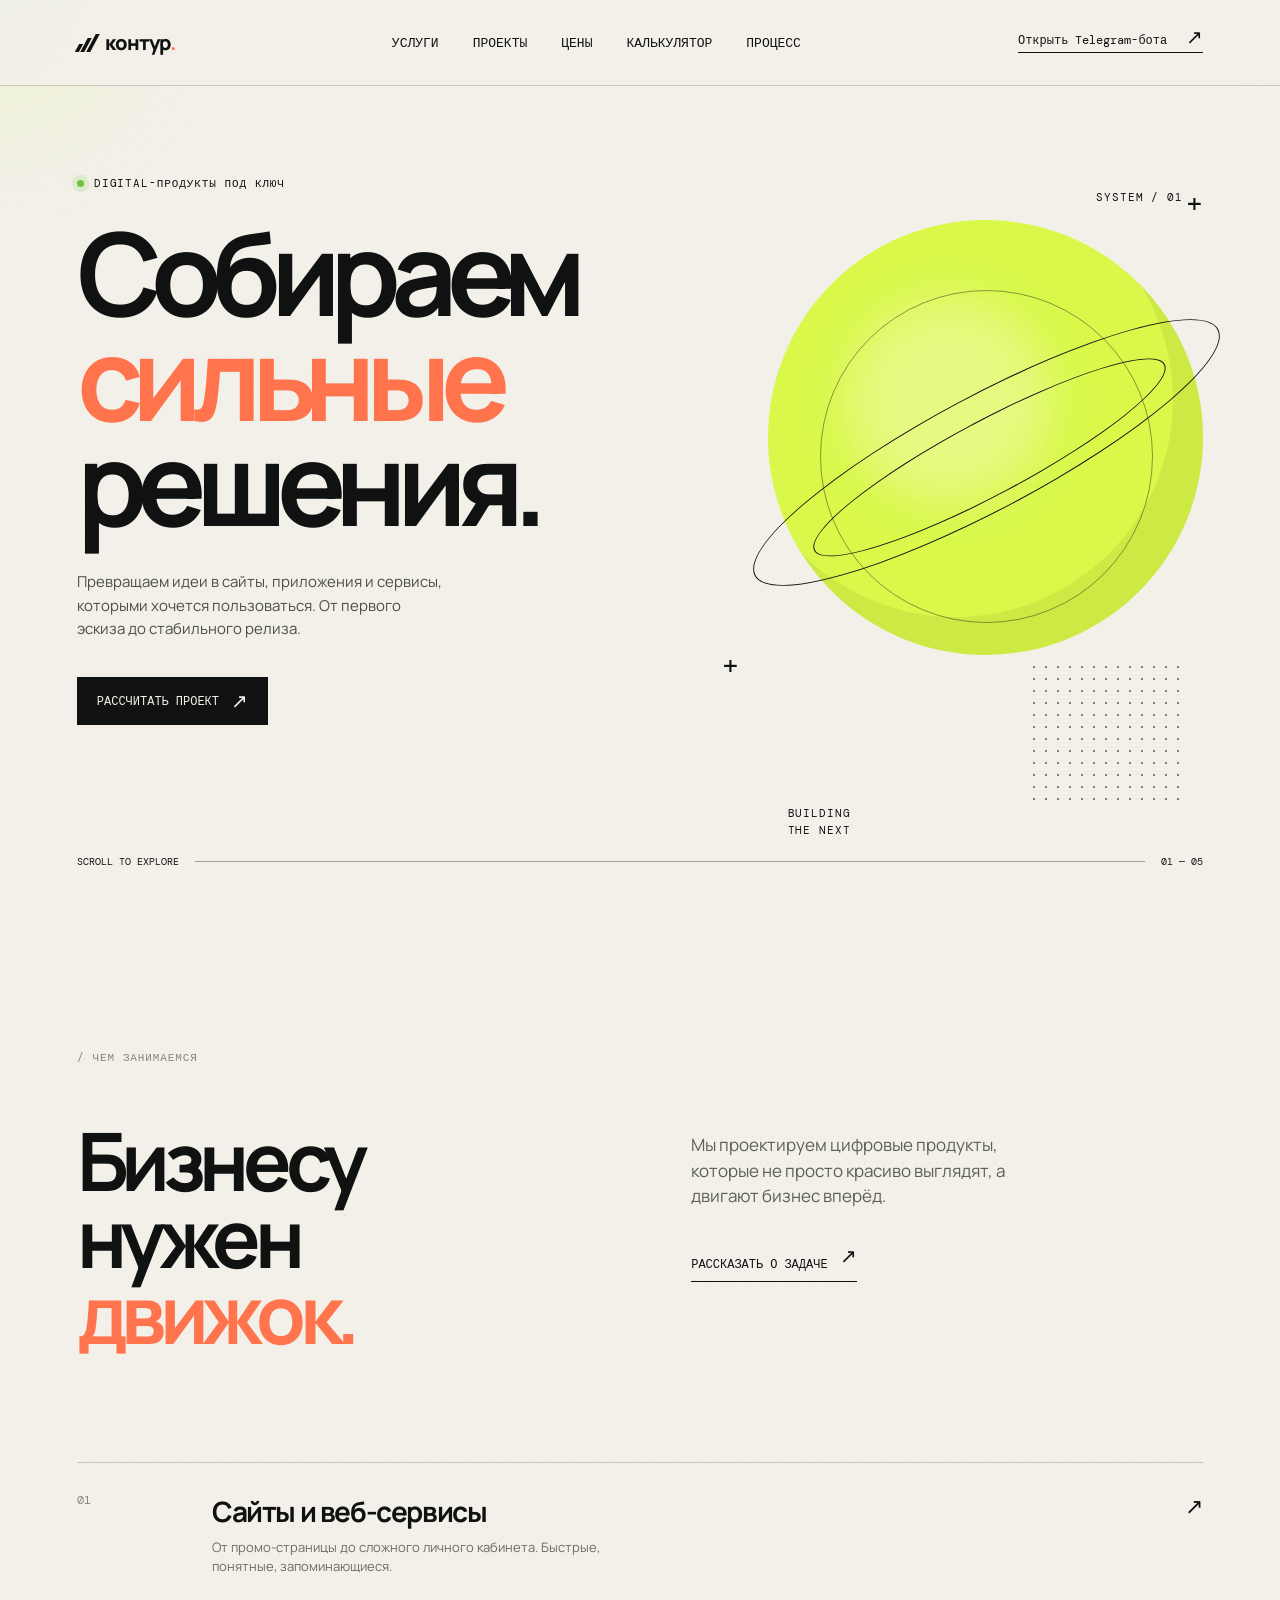
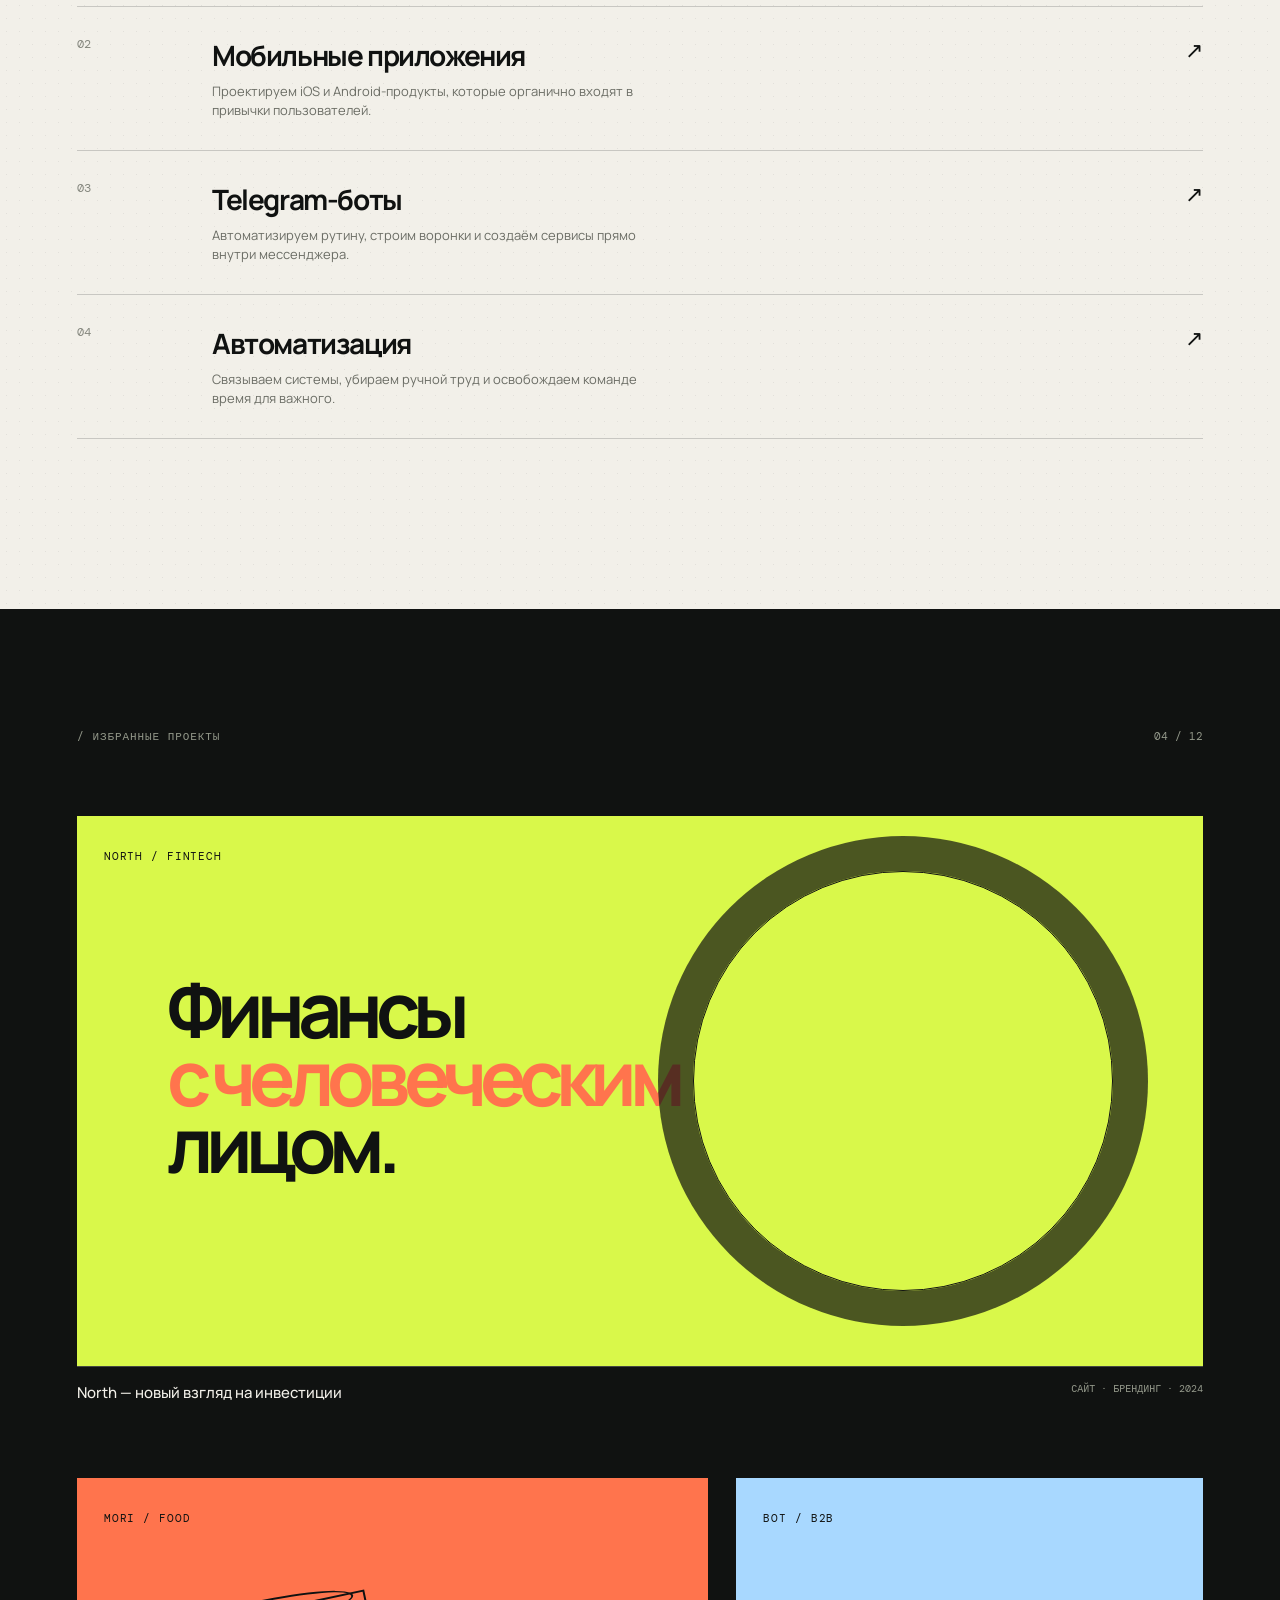
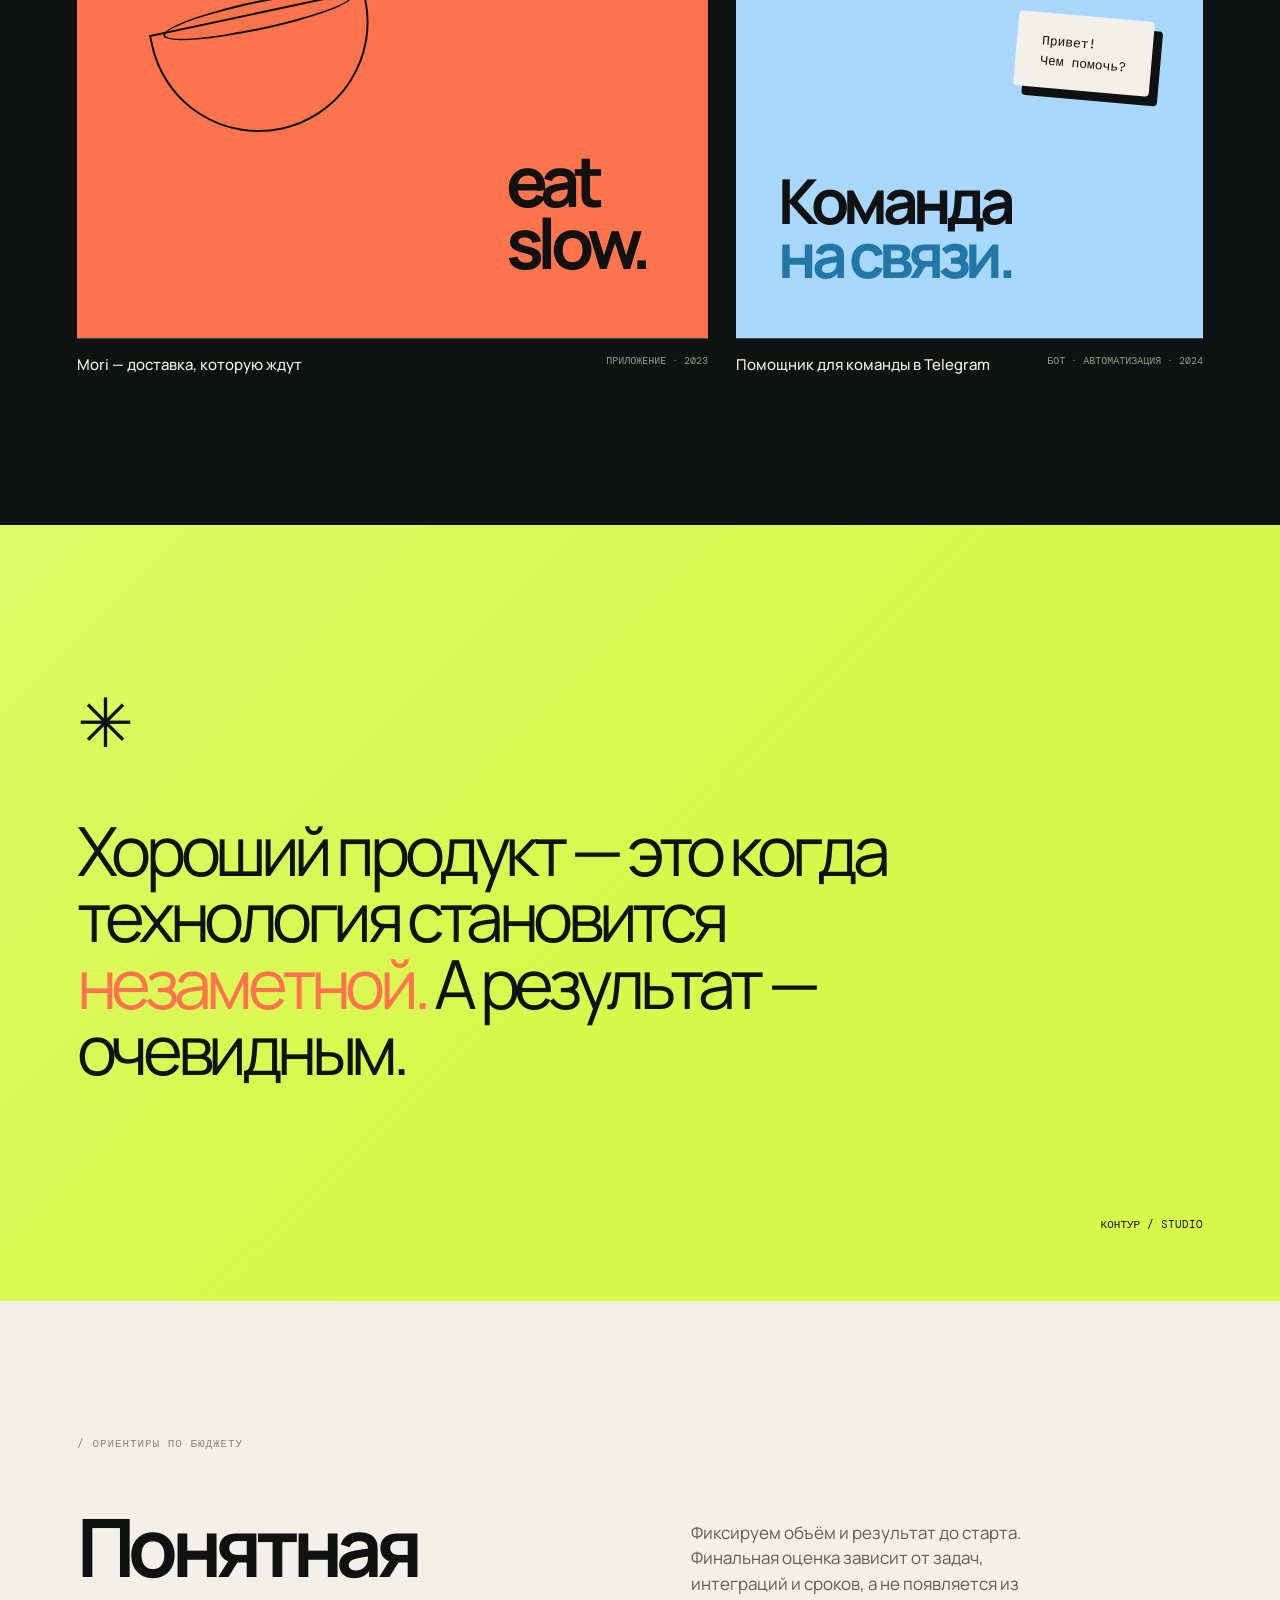
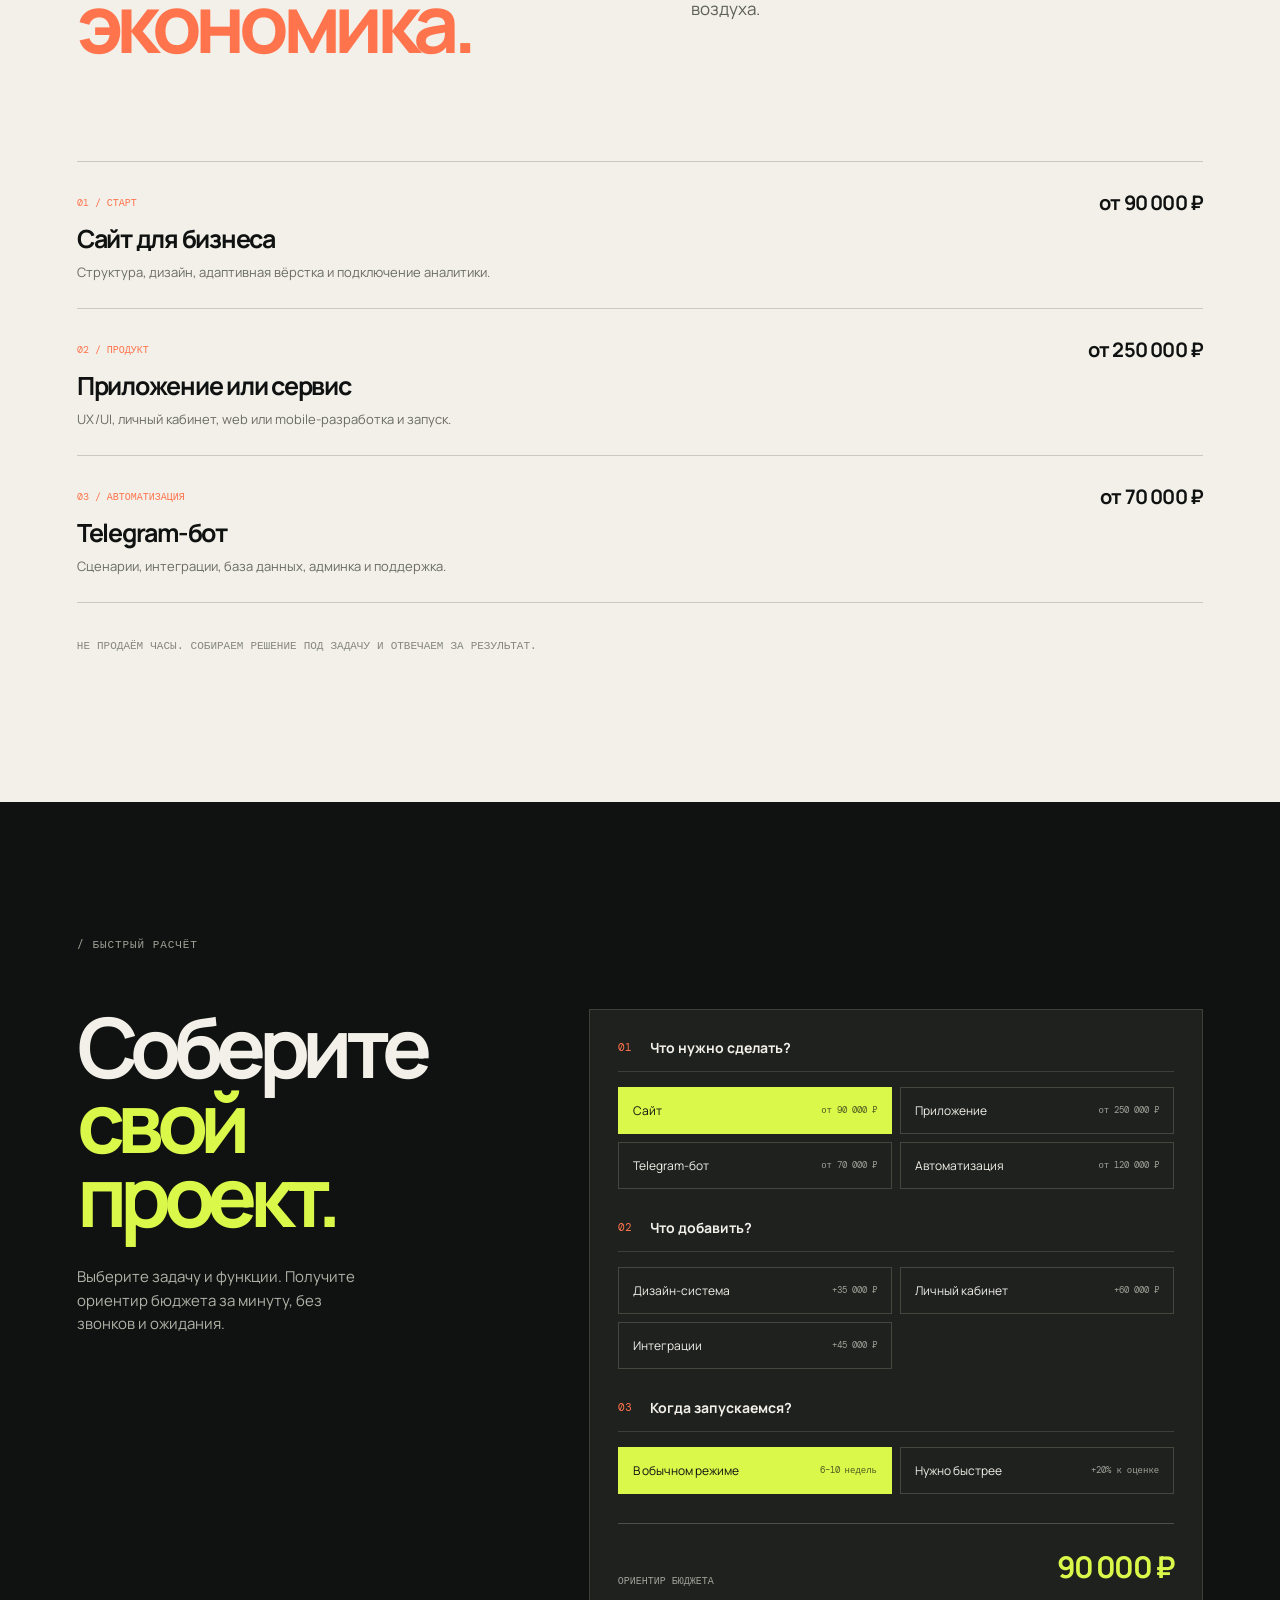
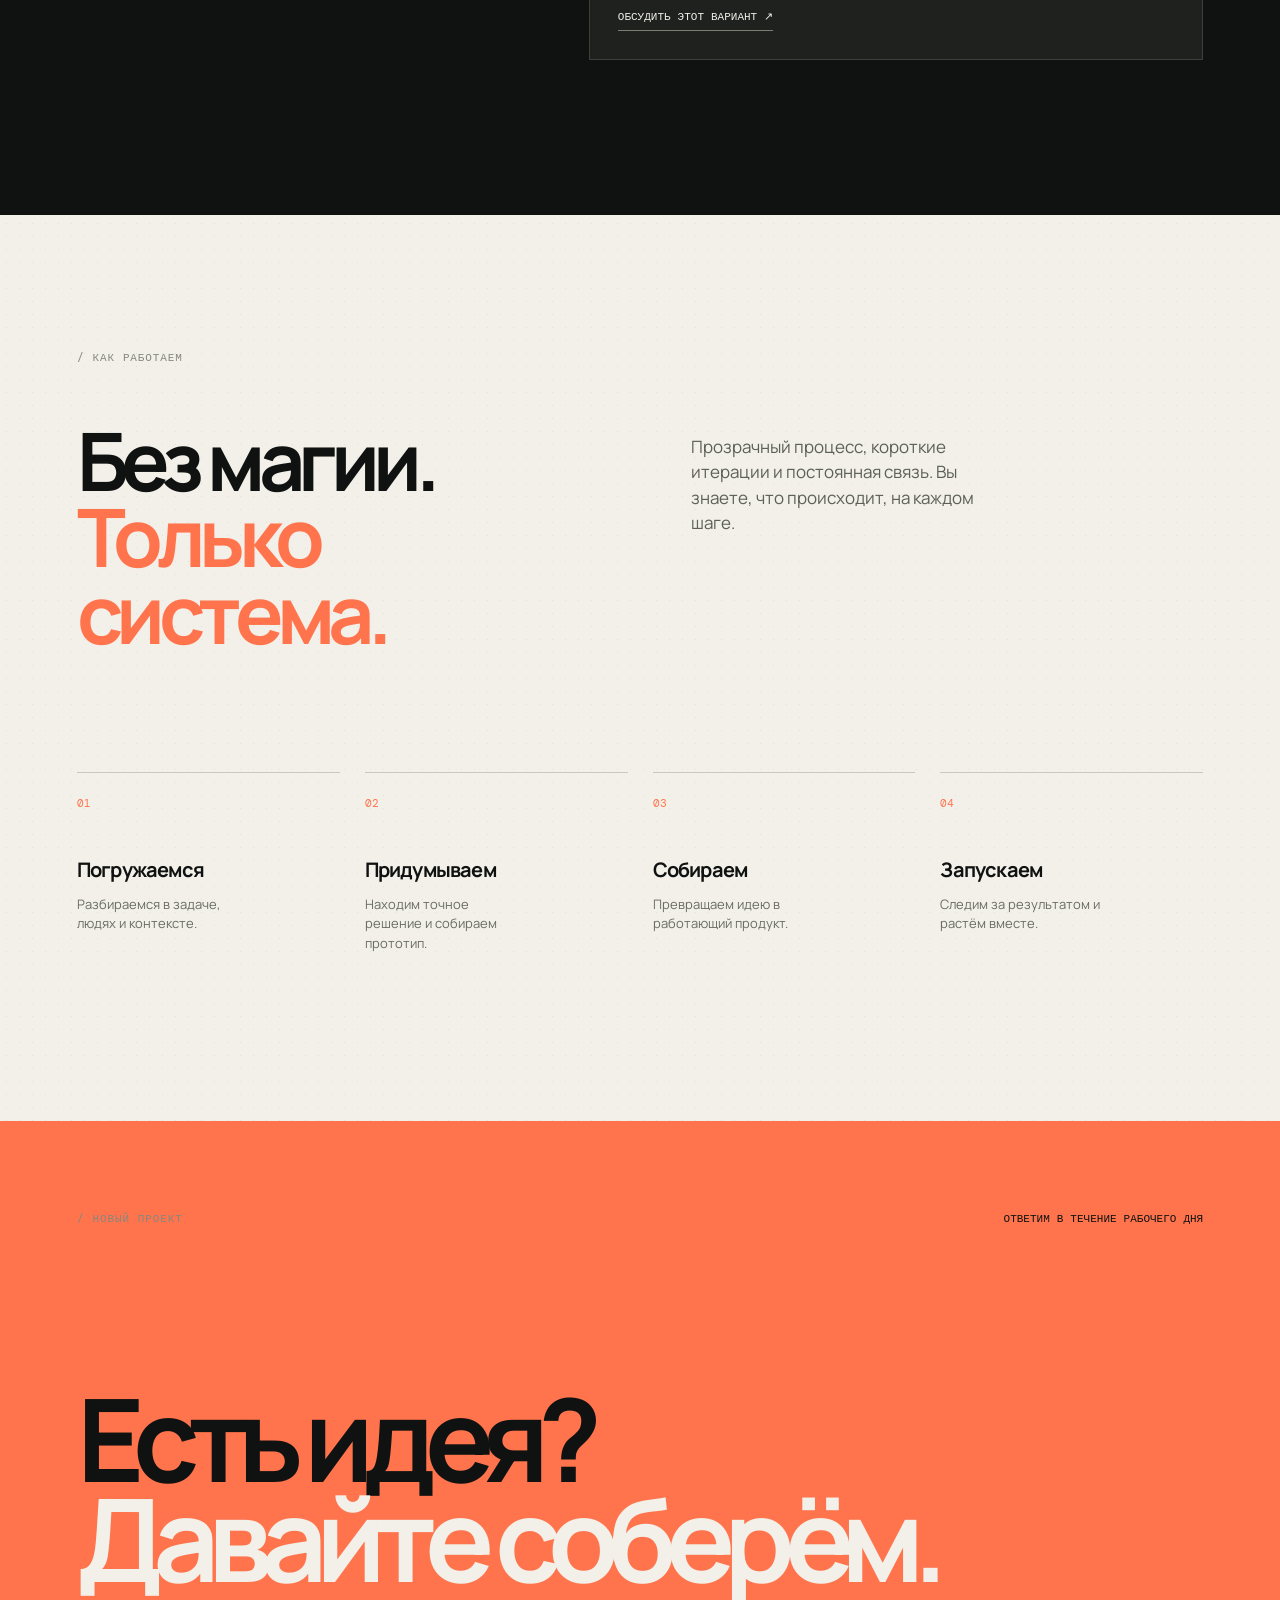
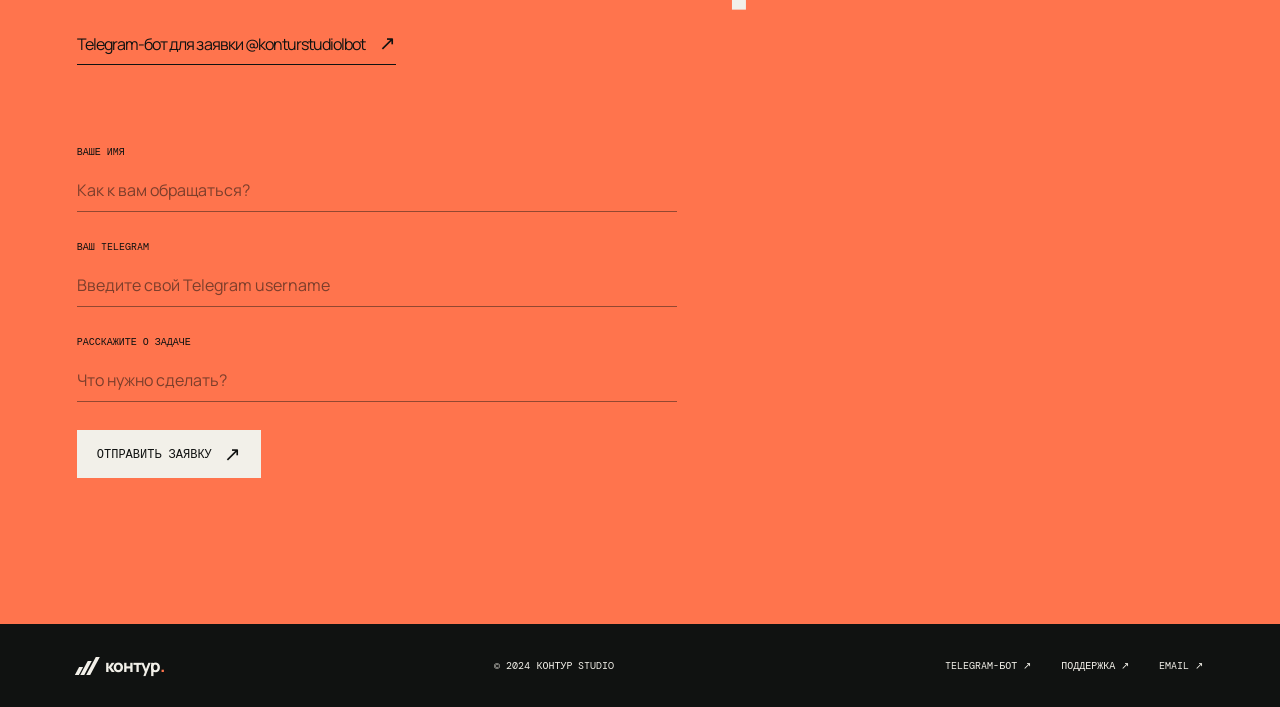
<file: index.html>
<!doctype html>
<html lang="ru">
  <head>
    <meta charset="UTF-8" />
    <meta name="viewport" content="width=device-width, initial-scale=1.0" />
    <meta name="description" content="Контур — студия цифровых продуктов. Сайты, приложения, Telegram-боты и автоматизация для бизнеса." />
    <title>контур — цифровые продукты</title>
    <link rel="preconnect" href="https://fonts.googleapis.com" />
    <link rel="preconnect" href="https://fonts.gstatic.com" crossorigin />
    <link href="https://fonts.googleapis.com/css2?family=DM+Mono:wght@400;500&family=Manrope:wght@400;500;600;700;800&display=swap" rel="stylesheet" />
    <link rel="stylesheet" href="styles.css" />
    <style>
      .pricing{padding-top:135px;padding-bottom:150px;background:var(--paper)}.pricing-head{display:grid;grid-template-columns:1fr 1fr;gap:8vw}.pricing-head h2{font-size:clamp(46px,6.3vw,98px);line-height:.95;letter-spacing:-.08em;margin:0}.pricing-head h2 span{color:var(--orange)}.pricing-head p{max-width:340px;margin:12px 0;color:#5d6058;font-size:17px;line-height:1.5}.price-list{margin-top:100px;border-top:1px solid var(--line)}.price-item{display:grid;grid-template-columns:1fr 25%;gap:25px;padding:27px 0;border-bottom:1px solid var(--line)}.price-item h3{font-size:25px;letter-spacing:-.05em;margin:10px 0 7px}.price-item p{color:#696c63;font-size:13px;margin:0}.price-item strong{font-size:20px;letter-spacing:-.04em;text-align:right}.price-label{font:10px var(--mono);color:var(--orange);text-transform:uppercase}.pricing-note{font:11px var(--mono);text-transform:uppercase;margin:35px 0 0;color:var(--muted)}@media(max-width:760px){.pricing{padding-top:100px;padding-bottom:110px}.pricing-head{display:block}.pricing-head p{margin-top:35px}.price-list{margin-top:70px}.price-item{grid-template-columns:1fr}.price-item strong{text-align:left}}
    </style>
    <style>
      body{background-color:var(--paper);background-image:radial-gradient(rgba(16,18,17,.07) .7px,transparent .7px);background-size:13px 13px}.site-header{backdrop-filter:blur(16px);background:rgba(242,240,233,.82);position:sticky;top:0}.header-cta{transition:color .25s,border-color .25s}.header-cta:hover{color:var(--orange);border-color:var(--orange)}.button-primary,.button-light{transition:transform .25s,box-shadow .25s}.button-primary:hover{box-shadow:7px 7px 0 var(--acid)}.button-light:hover{box-shadow:7px 7px 0 var(--ink)}.service-item{position:relative;overflow:hidden}.service-item:after{content:'';position:absolute;left:0;bottom:0;width:0;height:2px;background:var(--orange);transition:width .35s}.service-item:hover:after{width:100%}.project-visual{transition:transform .5s}.project:hover .project-visual{transform:scale(1.015)}.project-meta h3{transition:color .25s}.project:hover .project-meta h3{color:var(--orange)}.contact-email{transition:color .25s,border-color .25s}.contact-email:hover{color:var(--paper);border-color:var(--paper)}.manifesto{background-image:linear-gradient(135deg,rgba(255,255,255,.15),transparent 55%)}
    </style>
    <style>
      .calculator{padding-top:135px;padding-bottom:155px;background:var(--ink);color:var(--paper)}.calculator .section-tag{color:#9da398}.calculator-layout{display:grid;grid-template-columns:.8fr 1.2fr;gap:8vw;align-items:start}.calculator h2{font-size:clamp(48px,6.5vw,100px);line-height:.9;letter-spacing:-.09em;margin:0}.calculator h2 span{color:var(--acid)}.calculator-intro{max-width:300px;color:#aeb3a7;font-size:15px;line-height:1.55;margin-top:32px}.calculator-card{background:#1e211e;padding:28px;border:1px solid #3b4038}.calc-step{display:flex;gap:18px;align-items:center;border-bottom:1px solid #3b4038;padding-bottom:14px;margin-bottom:15px}.calc-step span{color:var(--orange);font:11px var(--mono)}.calc-step strong{font-size:14px}.calc-options{display:grid;grid-template-columns:repeat(2,1fr);gap:8px;margin-bottom:29px}.calc-option{border:1px solid #42483e;background:transparent;color:var(--paper);padding:14px;text-align:left;cursor:pointer;display:flex;justify-content:space-between;gap:12px;align-items:center;font-size:12px;transition:background .2s,border-color .2s}.calc-option small{font:9px var(--mono);color:#9da398;text-align:right}.calc-option:hover{border-color:var(--acid)}.calc-option.active{background:var(--acid);border-color:var(--acid);color:var(--ink)}.calc-option.active small{color:#4d5a23}.calc-result{border-top:1px solid #4a5046;margin-top:4px;padding-top:22px;display:grid;grid-template-columns:1fr auto;align-items:end;gap:8px}.calc-result span{font:10px var(--mono);color:#9da398;text-transform:uppercase}.calc-result strong{font-size:30px;letter-spacing:-.06em;color:var(--acid)}.calc-result a{grid-column:1/-1;color:var(--paper);font:11px var(--mono);text-transform:uppercase;border-bottom:1px solid #77806f;padding-bottom:7px;justify-self:start;margin-top:14px}@media(max-width:760px){.calculator{padding-top:95px;padding-bottom:100px}.calculator-layout{display:block}.calculator-intro{margin:28px 0 45px}.calculator-card{padding:18px}.calc-options{grid-template-columns:1fr}.calc-result strong{font-size:25px}}
    </style>
  </head>
  <body>
    <div class="cursor-glow" aria-hidden="true"></div>
    <header class="site-header">
      <a class="brand" href="#top" aria-label="Контур — на главную">
        <span class="brand-mark"><i></i><i></i><i></i></span>
        <span>контур<span class="brand-dot">.</span></span>
      </a>
      <nav class="main-nav" aria-label="Основная навигация">
        <a href="#services">Услуги</a>
        <a href="#work">Проекты</a>
        <a href="#prices">Цены</a>
        <a href="#calculator">Калькулятор</a>
        <a href="#process">Процесс</a>
      </nav>
      <a class="header-cta" href="https://t.me/konturstudiolbot" target="_blank" rel="noreferrer">Открыть Telegram-бота <span>↗</span></a>
      <button class="menu-toggle" aria-label="Открыть меню" aria-expanded="false"><span></span><span></span></button>
    </header>

    <main id="top">
      <section class="hero section-pad">
        <div class="hero-copy reveal">
          <p class="eyebrow"><span class="status-dot"></span> digital-продукты под ключ</p>
          <h1>Собираем<br /><em>сильные</em><br />решения.</h1>
          <p class="hero-lead">Превращаем идеи в сайты, приложения и сервисы, которыми хочется пользоваться. От первого эскиза до стабильного релиза.</p>
          <a class="button button-primary" href="#calculator">Рассчитать проект <span>↗</span></a>
        </div>
        <div class="hero-art reveal reveal-delay" aria-label="Абстрактная визуализация цифрового продукта">
          <div class="orb orb-main"></div>
          <div class="orb orb-ring"></div>
          <div class="orbit orbit-one"></div>
          <div class="orbit orbit-two"></div>
          <div class="pixel-grid"></div>
          <div class="art-label label-top">SYSTEM / 01</div>
          <div class="art-label label-bottom">BUILDING<br />THE NEXT</div>
          <span class="cross cross-a">+</span><span class="cross cross-b">+</span>
        </div>
        <div class="hero-bottom reveal">
          <span>Scroll to explore</span><span class="line"></span><span>01 — 05</span>
        </div>
      </section>

      <section class="intro section-pad" id="services">
        <div class="section-tag">/ чем занимаемся</div>
        <div class="intro-grid">
          <h2>Бизнесу нужен<br /><span>движок.</span></h2>
          <div class="intro-text"><p>Мы проектируем цифровые продукты, которые не просто красиво выглядят, а двигают бизнес вперёд.</p><a class="text-link" href="#contact">Рассказать о задаче <span>↗</span></a></div>
        </div>
        <div class="services-list">
          <article class="service-item"><span class="service-number">01</span><div><h3>Сайты и веб-сервисы</h3><p>От промо-страницы до сложного личного кабинета. Быстрые, понятные, запоминающиеся.</p></div><span class="service-arrow">↗</span></article>
          <article class="service-item"><span class="service-number">02</span><div><h3>Мобильные приложения</h3><p>Проектируем iOS и Android-продукты, которые органично входят в привычки пользователей.</p></div><span class="service-arrow">↗</span></article>
          <article class="service-item"><span class="service-number">03</span><div><h3>Telegram-боты</h3><p>Автоматизируем рутину, строим воронки и создаём сервисы прямо внутри мессенджера.</p></div><span class="service-arrow">↗</span></article>
          <article class="service-item"><span class="service-number">04</span><div><h3>Автоматизация</h3><p>Связываем системы, убираем ручной труд и освобождаем команде время для важного.</p></div><span class="service-arrow">↗</span></article>
        </div>
      </section>

      <section class="work section-pad" id="work">
        <div class="section-heading"><div class="section-tag">/ избранные проекты</div><span class="counter">04 / 12</span></div>
        <div class="work-grid">
          <article class="project project-wide reveal"><div class="project-visual project-neon"><span class="project-kicker">NORTH / FINTECH</span><strong>Финансы<br /><i>с человеческим</i><br />лицом.</strong><div class="project-circle"></div></div><div class="project-meta"><h3>North — новый взгляд на инвестиции</h3><span>Сайт · Брендинг · 2024</span></div></article>
          <article class="project reveal reveal-delay"><div class="project-visual project-orange"><span class="project-kicker">MORI / FOOD</span><div class="bowl"></div><strong>eat<br />slow.</strong></div><div class="project-meta"><h3>Mori — доставка, которую ждут</h3><span>Приложение · 2023</span></div></article>
          <article class="project reveal"><div class="project-visual project-blue"><span class="project-kicker">BOT / B2B</span><strong>Команда<br /><i>на связи.</i></strong><div class="chat-bubble">Привет!<br />Чем помочь?</div></div><div class="project-meta"><h3>Помощник для команды в Telegram</h3><span>Бот · Автоматизация · 2024</span></div></article>
        </div>
      </section>

      <section class="manifesto section-pad">
        <div class="manifesto-symbol">✳</div><p>Хороший продукт — это когда технология становится <em>незаметной.</em> А результат — очевидным.</p><span class="manifesto-sign">контур / studio</span>
      </section>

      <section class="pricing section-pad" id="prices">
        <div class="section-tag">/ ориентиры по бюджету</div>
        <div class="pricing-head"><h2>Понятная<br /><span>экономика.</span></h2><p>Фиксируем объём и результат до старта. Финальная оценка зависит от задач, интеграций и сроков, а не появляется из воздуха.</p></div>
        <div class="price-list">
          <article class="price-item"><div><span class="price-label">01 / старт</span><h3>Сайт для бизнеса</h3><p>Структура, дизайн, адаптивная вёрстка и подключение аналитики.</p></div><strong>от 90 000 ₽</strong></article>
          <article class="price-item"><div><span class="price-label">02 / продукт</span><h3>Приложение или сервис</h3><p>UX/UI, личный кабинет, web или mobile-разработка и запуск.</p></div><strong>от 250 000 ₽</strong></article>
          <article class="price-item"><div><span class="price-label">03 / автоматизация</span><h3>Telegram-бот</h3><p>Сценарии, интеграции, база данных, админка и поддержка.</p></div><strong>от 70 000 ₽</strong></article>
        </div>
        <p class="pricing-note">Не продаём часы. Собираем решение под задачу и отвечаем за результат.</p>
      </section>

      <section class="calculator section-pad" id="calculator">
        <div class="section-tag">/ быстрый расчёт</div>
        <div class="calculator-layout">
          <div><h2>Соберите<br /><span>свой проект.</span></h2><p class="calculator-intro">Выберите задачу и функции. Получите ориентир бюджета за минуту, без звонков и ожидания.</p></div>
          <div class="calculator-card">
            <div class="calc-step"><span>01</span><strong>Что нужно сделать?</strong></div>
            <div class="calc-options" data-group="product">
              <button class="calc-option active" data-value="site" data-price="90000">Сайт <small>от 90 000 ₽</small></button>
              <button class="calc-option" data-value="app" data-price="250000">Приложение <small>от 250 000 ₽</small></button>
              <button class="calc-option" data-value="bot" data-price="70000">Telegram-бот <small>от 70 000 ₽</small></button>
              <button class="calc-option" data-value="automation" data-price="120000">Автоматизация <small>от 120 000 ₽</small></button>
            </div>
            <div class="calc-step"><span>02</span><strong>Что добавить?</strong></div>
            <div class="calc-options addons">
              <button class="calc-option" data-price="35000">Дизайн-система <small>+35 000 ₽</small></button>
              <button class="calc-option" data-price="60000">Личный кабинет <small>+60 000 ₽</small></button>
              <button class="calc-option" data-price="45000">Интеграции <small>+45 000 ₽</small></button>
            </div>
            <div class="calc-step"><span>03</span><strong>Когда запускаемся?</strong></div>
            <div class="calc-options" data-group="timing">
              <button class="calc-option active" data-multiplier="1">В обычном режиме <small>6–10 недель</small></button>
              <button class="calc-option" data-multiplier="1.2">Нужно быстрее <small>+20% к оценке</small></button>
            </div>
            <div class="calc-result"><span>Ориентир бюджета</span><strong id="calc-total">90 000 ₽</strong><a id="calc-link" href="https://t.me/konturstudiolbot" target="_blank" rel="noreferrer">Обсудить этот вариант ↗</a></div>
          </div>
        </div>
      </section>

      <section class="process section-pad" id="process">
        <div class="section-tag">/ как работаем</div><div class="process-head"><h2>Без магии.<br /><span>Только система.</span></h2><p>Прозрачный процесс, короткие итерации и постоянная связь. Вы знаете, что происходит, на каждом шаге.</p></div>
        <div class="process-steps"><div class="step"><span>01</span><h3>Погружаемся</h3><p>Разбираемся в задаче, людях и контексте.</p></div><div class="step"><span>02</span><h3>Придумываем</h3><p>Находим точное решение и собираем прототип.</p></div><div class="step"><span>03</span><h3>Собираем</h3><p>Превращаем идею в работающий продукт.</p></div><div class="step"><span>04</span><h3>Запускаем</h3><p>Следим за результатом и растём вместе.</p></div></div>
      </section>

      <section class="contact section-pad" id="contact"><div class="contact-top"><div class="section-tag">/ новый проект</div><span class="contact-note">Ответим в течение рабочего дня</span></div><h2>Есть идея?<br /><em>Давайте соберём.</em></h2><a class="contact-email" href="https://t.me/konturstudiolbot" target="_blank" rel="noreferrer">Telegram-бот для заявки @konturstudiolbot <span>↗</span></a><form class="contact-form"><label><span>Ваше имя</span><input type="text" name="name" placeholder="Как к вам обращаться?" required /></label><label><span>Ваш Telegram</span><input type="text" name="telegram" placeholder="Введите свой Telegram username" pattern="@?[A-Za-z0-9_]{5,32}" required /></label><label><span>Расскажите о задаче</span><textarea name="message" placeholder="Что нужно сделать?" rows="1" required></textarea></label><button class="button button-light" type="submit">Отправить заявку <span>↗</span></button><p class="form-status" role="status"></p></form></section>
    </main>
    <footer class="site-footer"><a class="brand" href="#top"><span class="brand-mark"><i></i><i></i><i></i></span><span>контур<span class="brand-dot">.</span></span></a><span>© 2024 контур studio</span><div><a href="https://t.me/konturstudiolbot" target="_blank" rel="noreferrer">Telegram-бот ↗</a><a href="https://t.me/vkverify" target="_blank" rel="noreferrer">Поддержка ↗</a><a href="mailto:hello@kontur.studio">Email ↗</a></div></footer>
    <script src="script.js?v=20260921-3"></script>
  </body>
</html>
</file>
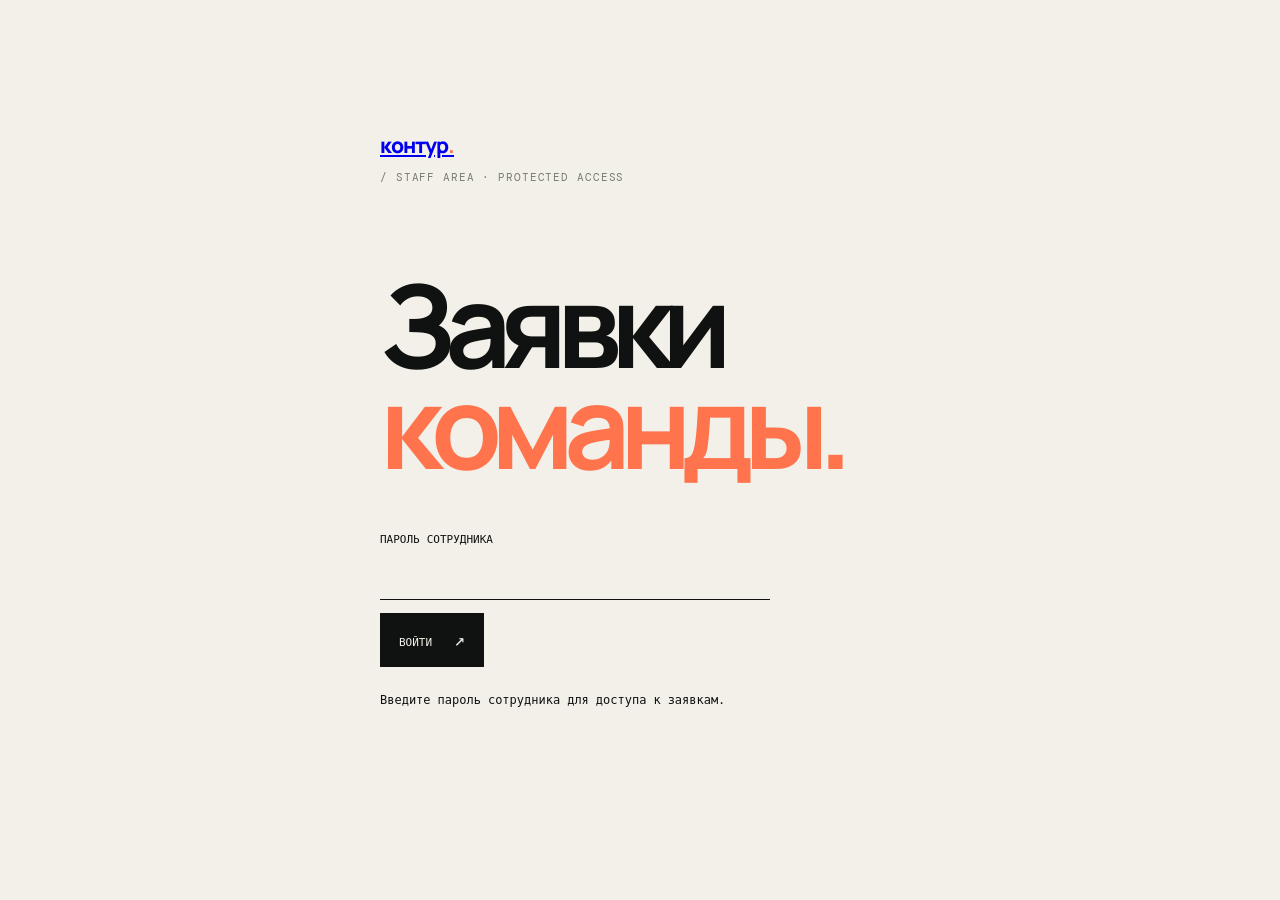
<file: admin.html>
<!doctype html>
<html lang="ru">
  <head>
    <meta charset="UTF-8" />
    <meta name="viewport" content="width=device-width, initial-scale=1.0" />
    <title>Админка — контур</title>
    <link rel="stylesheet" href="admin.css" />
  </head>
  <body>
    <main class="admin-shell">
      <section class="login-panel" id="login-panel">
        <a class="admin-logo" href="index.html">контур<span>.</span></a>
        <p class="admin-kicker">/ staff area · protected access</p>
        <h1>Заявки<br /><em>команды.</em></h1>
        <form id="login-form">
          <label>Пароль сотрудника<input id="password" type="password" autocomplete="current-password" required /></label>
          <button type="submit">Войти <span>↗</span></button>
          <p class="login-status" role="status">Введите пароль сотрудника для доступа к заявкам.</p>
        </form>
      </section>
      <section class="inbox" id="inbox" hidden>
        <header class="inbox-header"><div><p class="admin-kicker">/ kontur studio</p><h1>Входящие</h1></div><button class="logout" id="logout">Выйти</button></header>
        <div class="inbox-toolbar"><span id="lead-count">0 заявок</span><button id="refresh">Обновить ↻</button></div>
        <div class="lead-list" id="lead-list"></div>
      </section>
    </main>
    <script src="admin.js?v=20260921-3"></script>
  </body>
</html>
</file>
<file: styles.css>
:root{--ink:#101211;--paper:#f2f0e9;--acid:#d9f84a;--orange:#ff744d;--blue:#a8d8ff;--muted:#85877e;--line:rgba(16,18,17,.18);--display:'Manrope',sans-serif;--mono:'DM Mono',monospace}*{box-sizing:border-box}html{scroll-behavior:smooth}body{margin:0;background:var(--paper);color:var(--ink);font-family:var(--display);overflow-x:hidden}a{color:inherit;text-decoration:none}button,input,textarea{font:inherit}.section-pad{padding-left:6vw;padding-right:6vw}.site-header{height:86px;padding:0 6vw;display:flex;align-items:center;justify-content:space-between;border-bottom:1px solid var(--line);position:relative;z-index:5}.brand{font-size:20px;font-weight:800;letter-spacing:-1px;display:flex;align-items:center;gap:10px}.brand-dot{color:var(--orange)}.brand-mark{display:flex;align-items:flex-end;gap:3px;height:18px}.brand-mark i{display:block;width:4px;background:var(--ink);transform:skew(-28deg)}.brand-mark i:nth-child(1){height:8px}.brand-mark i:nth-child(2){height:14px}.brand-mark i:nth-child(3){height:18px}.main-nav{display:flex;gap:34px;font-size:13px;font-family:var(--mono);text-transform:uppercase}.main-nav a,.header-cta,.text-link,.site-footer a{transition:opacity .2s}.main-nav a:hover,.site-footer a:hover{opacity:.55}.header-cta{font-family:var(--mono);font-size:12px;border-bottom:1px solid var(--ink);padding-bottom:4px}.header-cta span,.button span,.contact-email span,.text-link span{font-size:20px;line-height:0;margin-left:12px}.menu-toggle{display:none;background:none;border:0}.hero{min-height:calc(100vh - 86px);position:relative;display:grid;grid-template-columns:55% 45%;padding-top:10vh;padding-bottom:32px}.eyebrow,.section-tag,.project-kicker,.art-label{font:11px var(--mono);letter-spacing:.08em;text-transform:uppercase}.eyebrow{display:flex;align-items:center;gap:10px;margin:0 0 30px}.status-dot{width:7px;height:7px;border-radius:50%;background:#6ec53c;box-shadow:0 0 0 5px rgba(110,197,60,.15)}h1,h2,p{margin-top:0}h1{font-size:clamp(64px,9vw,145px);line-height:.91;letter-spacing:-.09em;margin-bottom:36px;font-weight:700}h1 em,h2 span,.process-head span{font-style:normal;color:var(--orange)}.hero-lead{max-width:370px;color:#4c4f49;line-height:1.55;font-size:15px;margin-bottom:37px}.button{display:inline-flex;align-items:center;border:0;cursor:pointer;padding:16px 20px;font-size:12px;font-family:var(--mono);text-transform:uppercase;transition:transform .25s,background .25s}.button:hover{transform:translateY(-3px)}.button-primary{background:var(--ink);color:var(--paper)}.hero-art{position:relative;min-height:550px;margin-top:1vh}.orb{position:absolute;border-radius:50%}.orb-main{width:min(34vw,470px);height:min(34vw,470px);right:0;top:35px;background:var(--acid);box-shadow:inset -30px -38px 0 rgba(74,91,0,.09)}.orb-main:after{content:'';position:absolute;width:47%;height:47%;left:18%;top:18%;border-radius:50%;background:rgba(255,255,255,.3);filter:blur(22px)}.orb-ring{width:min(26vw,360px);height:min(26vw,360px);right:10%;top:105px;border:1px solid rgba(16,18,17,.42);z-index:2}.orbit{position:absolute;border:1px solid var(--ink);border-radius:50%;z-index:3;transform:rotate(-28deg)}.orbit-one{width:min(41vw,560px);height:115px;right:-9%;top:210px}.orbit-two{width:min(31vw,430px);height:75px;right:3%;top:235px}.pixel-grid{position:absolute;width:160px;height:145px;right:3%;bottom:62px;background-image:radial-gradient(var(--ink) 1px,transparent 1px);background-size:12px 12px;opacity:.5}.art-label{position:absolute;z-index:4}.label-top{top:5px;right:4%}.label-bottom{bottom:30px;left:18%;line-height:1.5}.cross{font:28px var(--mono);position:absolute}.cross-a{right:0;top:0}.cross-b{left:5%;bottom:27%}.hero-bottom{position:absolute;left:6vw;right:6vw;bottom:32px;display:flex;align-items:center;gap:16px;font:10px var(--mono);text-transform:uppercase}.hero-bottom .line{height:1px;background:var(--ink);opacity:.35;flex:1}.intro{padding-top:150px;padding-bottom:170px}.section-tag{color:var(--muted);margin-bottom:58px}.intro-grid,.process-head{display:grid;grid-template-columns:1fr 1fr;gap:8vw}.intro h2,.process-head h2{font-size:clamp(46px,6.3vw,98px);line-height:.95;letter-spacing:-.08em;margin:0}.intro-text{padding-top:10px;max-width:360px}.intro-text p,.process-head p{font-size:17px;line-height:1.5;color:#5d6058}.text-link{display:inline-flex;font:12px var(--mono);text-transform:uppercase;border-bottom:1px solid var(--ink);padding-bottom:9px;margin-top:30px}.services-list{margin-top:110px;border-top:1px solid var(--line)}.service-item{display:grid;grid-template-columns:12% 1fr 10%;align-items:start;padding:29px 0;border-bottom:1px solid var(--line);transition:padding .25s,background .25s}.service-item:hover{padding-left:15px;padding-right:15px;background:rgba(255,255,255,.35)}.service-number,.service-arrow{font:12px var(--mono);color:var(--muted)}.service-arrow{text-align:right;color:var(--ink);font-size:22px}.service-item h3{font-size:28px;letter-spacing:-.05em;margin:0 0 8px}.service-item p{font-size:13px;color:#6b6d65;margin:0;max-width:430px;line-height:1.5}.work{background:var(--ink);color:var(--paper);padding-top:120px;padding-bottom:150px}.section-heading,.contact-top{display:flex;justify-content:space-between}.work .section-tag{color:#93988a}.counter{font:11px var(--mono);color:#93988a}.work-grid{display:grid;grid-template-columns:1.15fr .85fr;gap:75px 28px;margin-top:15px}.project-wide{grid-column:1/-1}.project-visual{height:460px;position:relative;overflow:hidden;padding:27px}.project-wide .project-visual{height:550px}.project-visual strong{font-size:clamp(40px,6vw,92px);line-height:.88;letter-spacing:-.09em;position:absolute;left:8%;top:24%;font-weight:700}.project-visual strong i{font-style:normal}.project-kicker{position:relative;z-index:2}.project-neon{background:var(--acid);color:var(--ink)}.project-neon strong{top:29%}.project-neon strong i{color:var(--orange)}.project-circle{position:absolute;width:420px;height:420px;border-radius:50%;border:1px solid var(--ink);right:8%;top:10%;box-shadow:0 0 0 34px transparent,0 0 0 35px rgba(16,18,17,.7)}.project-orange{background:var(--orange);color:var(--ink)}.project-orange strong{left:auto;right:10%;top:auto;bottom:14%;font-size:70px}.bowl{position:absolute;width:220px;height:120px;border:2px solid var(--ink);border-radius:0 0 120px 120px;left:13%;top:29%;transform:rotate(-12deg)}.bowl:before{content:'';position:absolute;width:190px;height:25px;border:2px solid var(--ink);border-radius:50%;top:-13px;left:12px}.project-blue{background:var(--blue);color:var(--ink)}.project-blue strong{font-size:62px;top:auto;bottom:12%;left:9%}.project-blue strong i{color:#2277a9}.chat-bubble{position:absolute;right:11%;top:30%;background:var(--paper);padding:18px 25px;border-radius:4px;font:13px var(--mono);line-height:1.5;box-shadow:9px 9px 0 var(--ink);transform:rotate(5deg)}.project-meta{display:flex;justify-content:space-between;gap:15px;padding-top:15px;border-top:1px solid #444940}.project-meta h3{font-size:15px;font-weight:500;margin:0}.project-meta span{font:10px var(--mono);color:#93988a;text-transform:uppercase}.manifesto{padding-top:150px;padding-bottom:150px;background:var(--acid);position:relative}.manifesto-symbol{font-size:68px;margin-bottom:50px}.manifesto p{font-size:clamp(38px,5.3vw,80px);line-height:.98;letter-spacing:-.08em;max-width:1000px}.manifesto p em{font-style:normal;color:var(--orange)}.manifesto-sign{font:11px var(--mono);text-transform:uppercase;position:absolute;right:6vw;bottom:70px}.process{padding-top:135px;padding-bottom:155px}.process-head p{max-width:320px;margin:12px 0 0}.process-steps{display:grid;grid-template-columns:repeat(4,1fr);gap:25px;margin-top:120px}.step{border-top:1px solid var(--line);padding-top:17px}.step span{font:11px var(--mono);color:var(--orange)}.step h3{font-size:20px;letter-spacing:-.04em;margin:44px 0 12px}.step p{color:#696c63;font-size:13px;line-height:1.5;max-width:160px}.contact{background:var(--orange);padding-top:90px;padding-bottom:100px}.contact-note{font:11px var(--mono);text-transform:uppercase}.contact h2{font-size:clamp(56px,9vw,135px);line-height:.87;letter-spacing:-.095em;margin:105px 0 45px}.contact h2 em{font-style:normal;color:var(--paper)}.contact-email{font:clamp(22px,3vw,42px);letter-spacing:-.06em;border-bottom:1px solid var(--ink);padding-bottom:9px}.contact-form{max-width:600px;margin-top:90px;display:grid;gap:28px}.contact-form label{display:grid;gap:11px}.contact-form label span{font:10px var(--mono);text-transform:uppercase}.contact-form input,.contact-form textarea{background:transparent;border:0;border-bottom:1px solid rgba(16,18,17,.45);padding:10px 0;outline:0;color:var(--ink);resize:none}.contact-form input::placeholder,.contact-form textarea::placeholder{color:rgba(16,18,17,.55)}.button-light{background:var(--paper);color:var(--ink);justify-self:start}.form-status{font:12px var(--mono);margin:0;min-height:18px}.site-footer{background:var(--ink);color:var(--paper);padding:30px 6vw;display:flex;justify-content:space-between;align-items:center;font:10px var(--mono);text-transform:uppercase}.site-footer .brand{font-family:var(--display);font-size:17px;text-transform:none}.site-footer .brand-mark i{background:var(--paper)}.site-footer div{display:flex;gap:30px}.cursor-glow{position:fixed;width:280px;height:280px;border-radius:50%;background:rgba(217,248,74,.11);filter:blur(45px);pointer-events:none;transform:translate(-50%,-50%);z-index:-1}.reveal{opacity:0;transform:translateY(22px);transition:opacity .8s ease,transform .8s ease}.reveal.visible{opacity:1;transform:none}.reveal-delay{transition-delay:.18s}@media(max-width:760px){.site-header{height:70px}.main-nav,.header-cta{display:none}.menu-toggle{display:flex;flex-direction:column;gap:6px}.menu-toggle span{display:block;width:26px;height:1px;background:var(--ink)}.main-nav.open{display:flex;position:absolute;left:0;right:0;top:70px;background:var(--paper);padding:24px 6vw;flex-direction:column;gap:20px;border-bottom:1px solid var(--line)}.hero{display:block;padding-top:70px;min-height:auto}.hero-art{min-height:390px;margin-top:42px}.orb-main{width:285px;height:285px;right:6%;top:35px}.orb-ring{width:225px;height:225px;right:16%;top:65px}.orbit-one{width:380px;height:90px;right:-9%;top:150px}.orbit-two{width:300px;height:60px;right:4%;top:166px}.pixel-grid{bottom:20px}.hero-bottom{position:relative;left:auto;right:auto;bottom:auto;margin-top:20px}.intro{padding-top:100px;padding-bottom:100px}.intro-grid,.process-head{display:block}.intro-text{margin-top:35px}.services-list{margin-top:80px}.service-item{grid-template-columns:15% 1fr 8%;padding:24px 0}.service-item h3{font-size:20px}.service-item p{font-size:12px}.work{padding-top:85px;padding-bottom:100px}.work-grid{display:block;margin-top:40px}.project{margin-bottom:55px}.project-visual,.project-wide .project-visual{height:350px}.project-visual strong{font-size:52px}.project-neon strong{top:28%}.project-circle{width:260px;height:260px}.project-orange strong{font-size:56px}.project-blue strong{font-size:47px}.chat-bubble{right:8%;font-size:11px;padding:13px 16px}.project-meta{display:block}.project-meta span{display:block;margin-top:10px}.manifesto{padding-top:100px;padding-bottom:120px}.manifesto-sign{bottom:45px}.process{padding-top:100px;padding-bottom:110px}.process-steps{grid-template-columns:1fr 1fr;gap:55px 25px;margin-top:75px}.step h3{margin-top:25px}.contact{padding-top:65px;padding-bottom:80px}.contact-top{display:block}.contact-note{display:block;margin-top:18px}.contact h2{margin:80px 0 38px}.contact-form{margin-top:70px}.site-footer{padding:25px 6vw;gap:20px;flex-wrap:wrap}.site-footer>span{order:3;width:100%}.site-footer div{gap:15px}.cursor-glow{display:none}}
</file>
<file: admin.css>
@import url('https://fonts.googleapis.com/css2?family=DM+Mono:wght@400;500&family=Manrope:wght@400;600;700;800&display=swap');
:root{--ink:#101211;--paper:#f2f0e9;--acid:#d9f84a;--orange:#ff744d;--muted:#777b70;--line:rgba(16,18,17,.17)}*{box-sizing:border-box}body{margin:0;background:var(--paper);color:var(--ink);font-family:'Manrope',sans-serif}.admin-shell{min-height:100vh;padding:6vw}.login-panel{max-width:520px;margin:6vh auto}.admin-logo{font-weight:800;font-size:21px;letter-spacing:-1px}.admin-logo span{color:var(--orange)}.admin-kicker{font:11px 'DM Mono',monospace;text-transform:uppercase;color:var(--muted);letter-spacing:.08em}.login-panel h1,.inbox h1{font-size:clamp(58px,9vw,120px);line-height:.88;letter-spacing:-.09em;margin:90px 0 55px}.login-panel h1 em{color:var(--orange);font-style:normal}.login-panel form{display:grid;gap:13px;max-width:390px}.login-panel label{font:11px 'DM Mono',monospace;text-transform:uppercase}.login-panel input{display:block;width:100%;border:0;border-bottom:1px solid var(--ink);background:transparent;padding:15px 0;outline:0;margin-top:8px}.login-panel button,.inbox-toolbar button,.logout{border:0;background:var(--ink);color:var(--paper);padding:15px 19px;font:11px 'DM Mono',monospace;text-transform:uppercase;cursor:pointer;justify-self:start}.login-panel button span{font-size:18px;margin-left:15px}.login-status{font:12px 'DM Mono',monospace;min-height:18px}.inbox{max-width:1080px;margin:auto}.inbox-header{display:flex;align-items:end;justify-content:space-between;border-bottom:1px solid var(--line);padding-bottom:25px}.inbox-header h1{font-size:clamp(55px,8vw,110px);margin:70px 0 0}.logout{background:transparent;color:var(--ink);border-bottom:1px solid var(--ink);padding:5px 0}.inbox-toolbar{display:flex;justify-content:space-between;align-items:center;padding:25px 0;font:11px 'DM Mono',monospace;text-transform:uppercase}.inbox-toolbar button{padding:8px 12px}.lead-card{display:grid;grid-template-columns:22% 22% 1fr 105px;gap:20px;border-top:1px solid var(--line);padding:25px 0}.lead-card strong{font-size:18px}.lead-card small,.lead-card time{font:11px 'DM Mono',monospace;color:var(--muted)}.lead-card p{font-size:14px;line-height:1.45;margin:0}.empty-state{border-top:1px solid var(--line);padding:55px 0;color:var(--muted);font:12px 'DM Mono',monospace}@media(max-width:700px){.admin-shell{padding:28px 6vw}.login-panel{margin:10vh auto}.login-panel h1{margin:80px 0 45px}.lead-card{grid-template-columns:1fr 1fr;gap:12px}.lead-card p{grid-column:1/-1}.lead-card time{grid-column:1/-1}}
</file>
